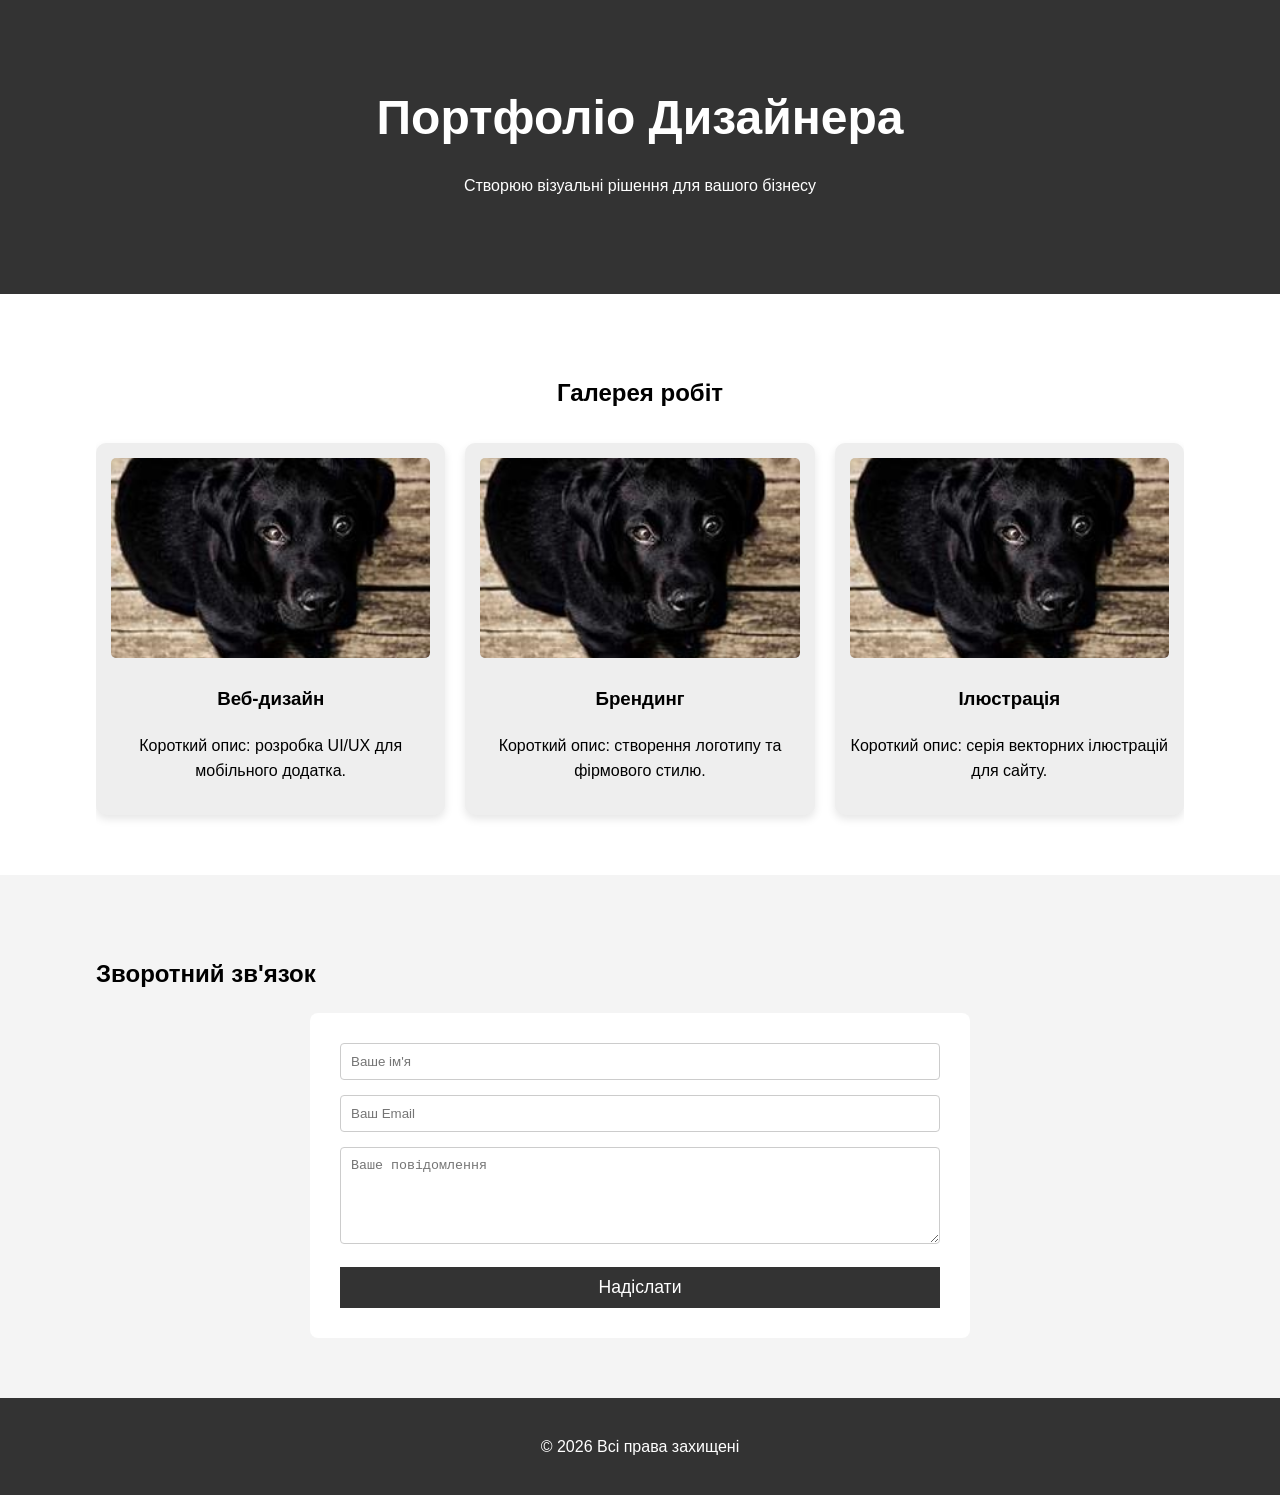
<file: lab2/index.html>
<!DOCTYPE html>
<html lang="uk">
<head>
    <meta charset="UTF-8">
    <meta name="viewport" content="width=device-width, initial-scale=1.0">
    <title>Портфоліо дизайнера</title>
    <link rel="stylesheet" href="css/style.css">
</head>
<body>

    <header id="header">
        <div class="container">
            <h1>Портфоліо Дизайнера</h1>
            <p class="subtitle">Створюю візуальні рішення для вашого бізнесу</p>
        </div>
    </header>

    <section id="gallery">
        <div class="container">
            <h2 class="button_h1 ">Галерея робіт</h2>
            <div class="portfolio-grid">
                <div class="portfolio-item">
                    <img src="img/work1.jpg" alt="Проєкт 1">
                    <h3>Веб-дизайн</h3>
                    <p>Короткий опис: розробка UI/UX для мобільного додатка.</p>
                </div>
                <div class="portfolio-item">
                    <img src="img/work2.jpg" alt="Проєкт 2">
                    <h3>Брендинг</h3>
                    <p>Короткий опис: створення логотипу та фірмового стилю.</p>
                </div>
                <div class="portfolio-item">
                    <img src="img/work3.jpg" alt="Проєкт 3">
                    <h3>Ілюстрація</h3>
                    <p>Короткий опис: серія векторних ілюстрацій для сайту.</p>
                </div>
            </div>
        </div>
    </section>

    <section id="contacts">
        <div class="container">
            <h2>Зворотний зв'язок</h2>
            <form id="contact-form">
                <input type="text" placeholder="Ваше ім'я" required>
                <input type="email" placeholder="Ваш Email" required>
                <textarea placeholder="Ваше повідомлення" rows="5"></textarea>
                <button type="submit" class="btn">Надіслати</button>
            </form>
        </div>
    </section>

    <footer id="footer">
        <p>&copy; 2026 Всі права захищені</p>
    </footer>

</body>
</html>
</file>
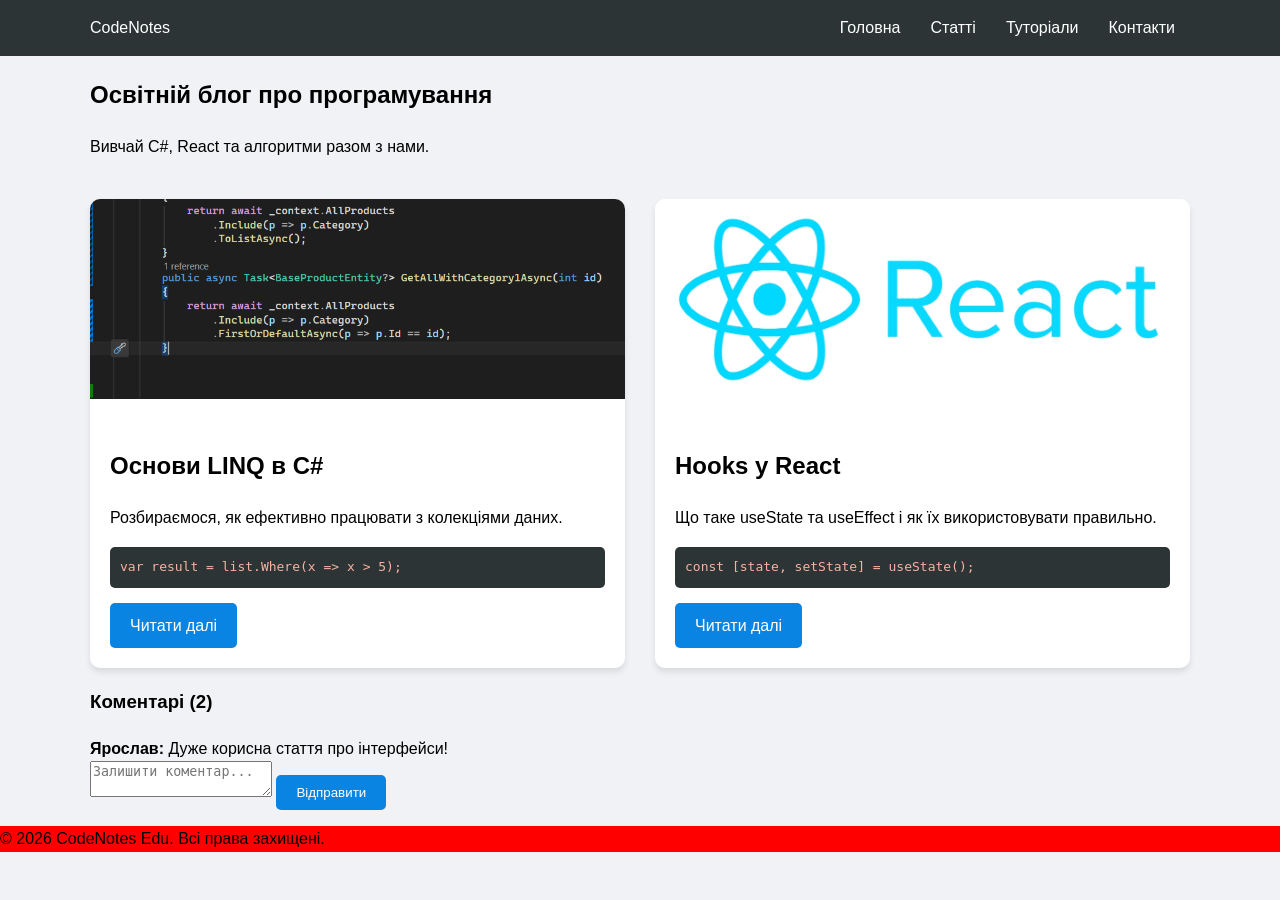
<file: lab3/index.html>
<!DOCTYPE html>
<html lang="uk">
<head>
    <meta charset="UTF-8">
    <meta name="viewport" content="width=device-width, initial-scale=1, shrink-to-fit=no">
    <title>DevBlog — Блог про програмування</title>
    <link rel="stylesheet" href="css/style.css">
</head>
<body>

    <header class="navbar">
        <div class="container">
            <div class="logo">CodeNotes</div>
            <nav>
                <ul class="nav-links">
                    <li><a href="#">Головна</a></li>
                    <li><a href="#">Статті</a></li>
                    <li><a href="#">Туторіали</a></li>
                    <li><a href="#">Контакти</a></li>
                </ul>
            </nav>
        </div>
    </header>

    <main class="container">
        <section class="hero">
            <h1>Освітній блог про програмування</h1>
            <p>Вивчай C#, React та алгоритми разом з нами.</p>
        </section>

        <section class="articles-grid">
            <article class="post-card">
                <img src="img/csharp.png" alt="C# Lesson">
                <div class="post-content">
                    <h2>Основи LINQ в C#</h2>
                    <p>Розбираємося, як ефективно працювати з колекціями даних.</p>
                    <code class="code-snippet">var result = list.Where(x => x > 5);</code>
                    <a href="#" class="btn-read">Читати далі</a>
                </div>
            </article>

            <article class="post-card">
                <img src="img/react.jpeg" alt="React Lesson">
                <div class="post-content">
                    <h2>Hooks у React</h2>
                    <p>Що таке useState та useEffect і як їх використовувати правильно.</p>
                    <code class="code-snippet">const [state, setState] = useState();</code>
                    <a href="#" class="btn-read">Читати далі</a>
                </div>
            </article>
        </section>

        <section class="comments-section">
            <h3>Коментарі (2)</h3>
            <div class="comment">
                <strong>Ярослав:</strong> Дуже корисна стаття про інтерфейси!
            </div>
            <form class="comment-form">
                <textarea placeholder="Залишити коментар..."></textarea>
                <button type="submit" class="btn-read">Відправити</button>
            </form>
        </section>
    </main>

    <footer>
        <p>&copy; 2026 CodeNotes Edu. Всі права захищені.</p>
    </footer>

</body>
</html>
</file>
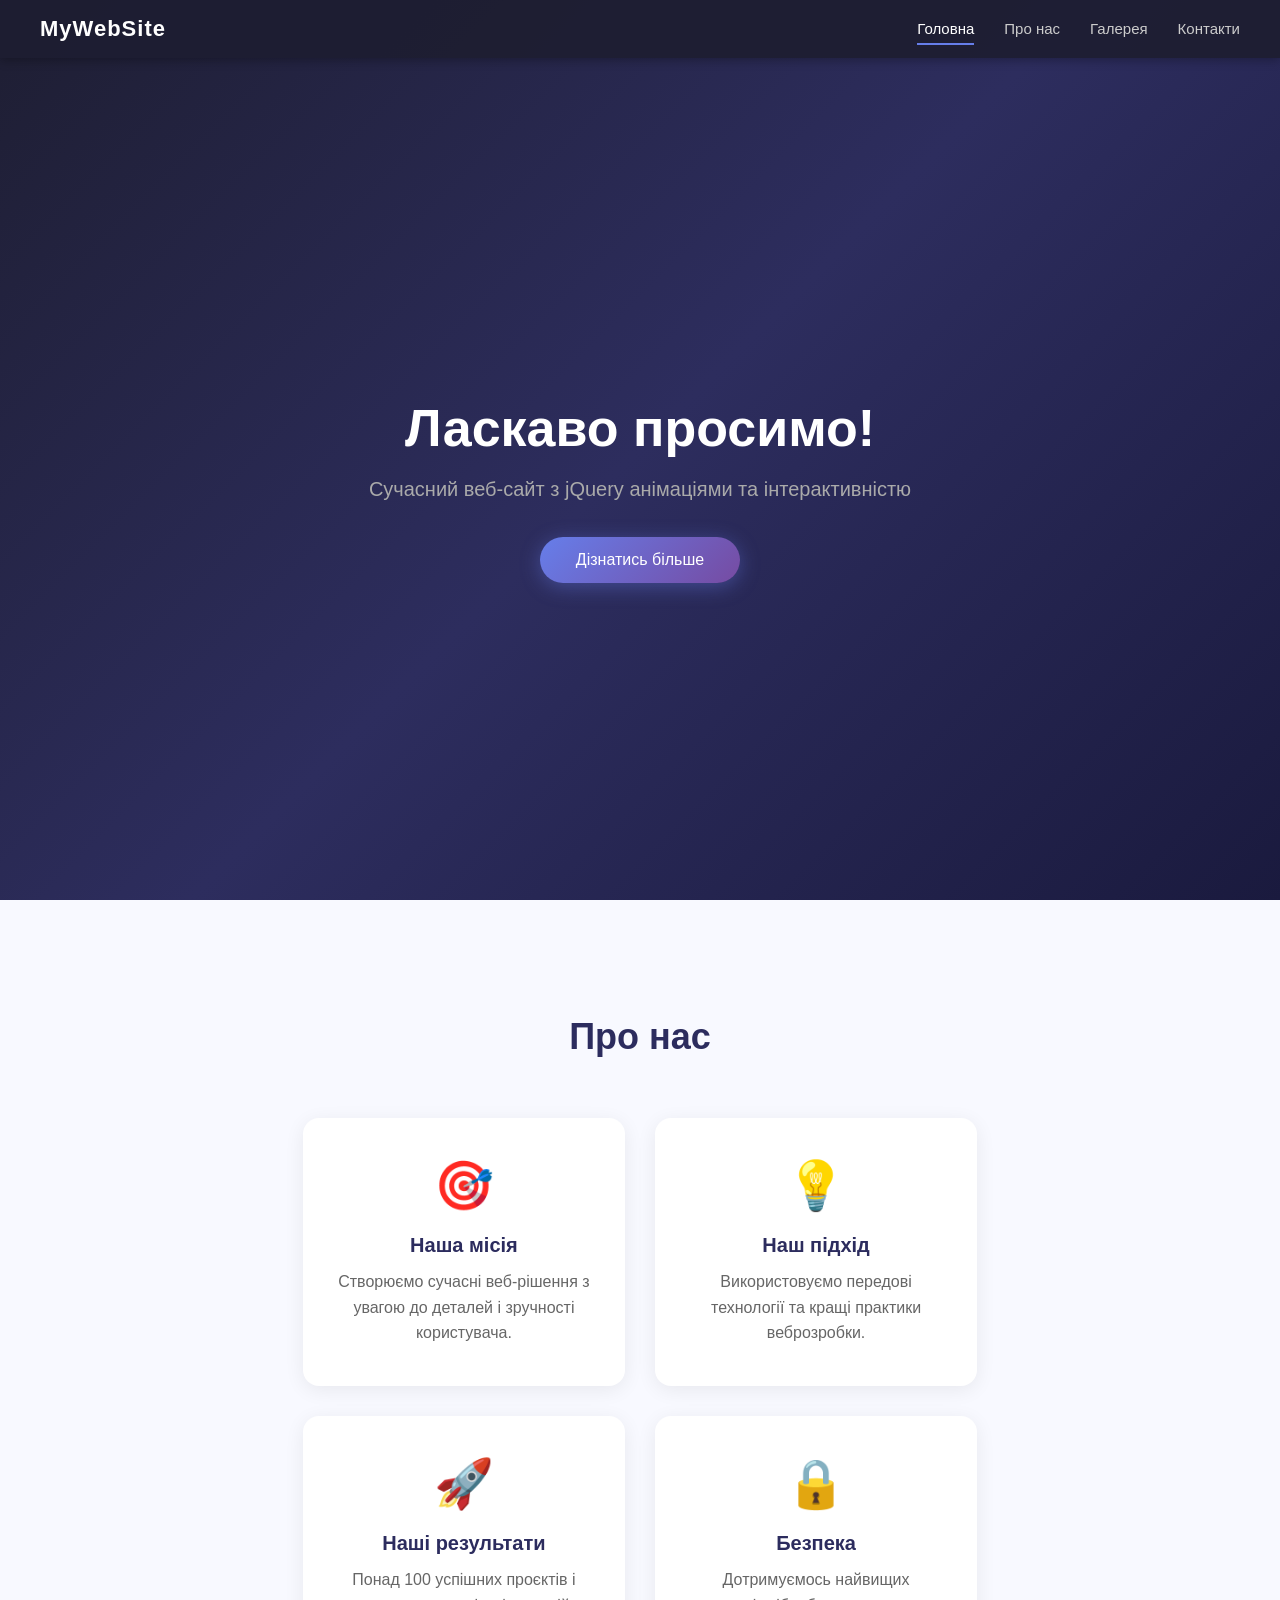
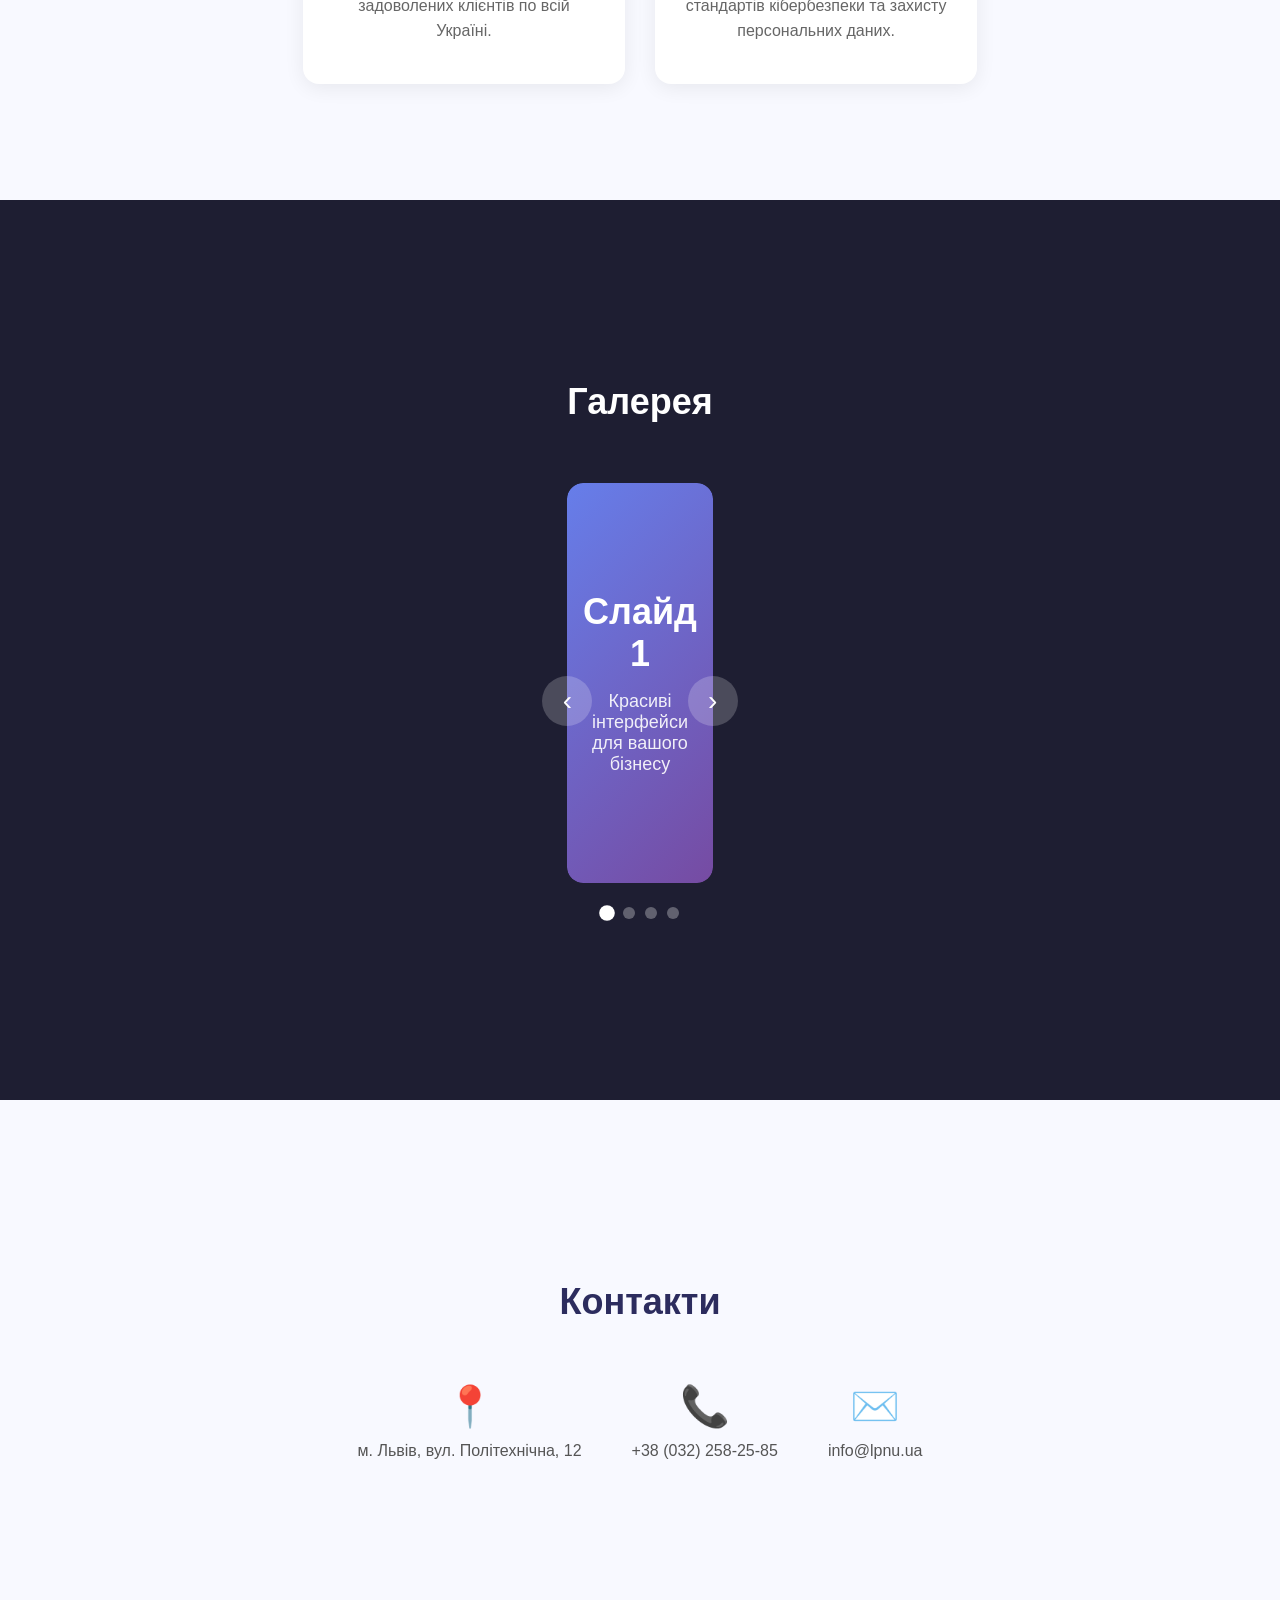
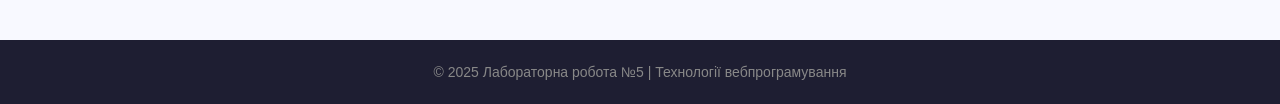
<file: lab5/index.html>
<!DOCTYPE html>
<html lang="uk">
<head>
  <meta charset="UTF-8">
  <meta name="viewport" content="width=device-width, initial-scale=1.0">
  <title>Лабораторна робота №5</title>
  <script src="https://code.jquery.com/jquery-3.6.0.min.js"></script>
  <link rel="stylesheet" href="style.css">
</head>
<body>

  <!-- ====== НАВІГАЦІЯ ====== -->
  <nav id="navbar">
    <div class="nav-logo">MyWebSite</div>

    <!-- Гамбургер кнопка (мобільна) -->
    <button class="hamburger" id="hamburger" aria-label="Меню">
      <span></span>
      <span></span>
      <span></span>
    </button>

    <!-- Пункти меню -->
    <ul class="nav-menu" id="nav-menu">
      <li><a href="#section1" class="nav-link">Головна</a></li>
      <li><a href="#section2" class="nav-link">Про нас</a></li>
      <li><a href="#section3" class="nav-link">Галерея</a></li>
      <li><a href="#section4" class="nav-link">Контакти</a></li>
    </ul>
  </nav>

  <!-- ====== СЕКЦІЯ 1 — Головна (анімація) ====== -->
  <section id="section1">
    <div class="hero-content animate-section">
      <h1 class="animate-item">Ласкаво просимо!</h1>
      <p class="animate-item">Сучасний веб-сайт з jQuery анімаціями та інтерактивністю</p>
      <a href="#section2" class="btn animate-item">Дізнатись більше</a>
    </div>
  </section>

  <!-- ====== СЕКЦІЯ 2 — Про нас (анімація) ====== -->
  <section id="section2">
    <div class="container">
      <h2 class="section-title animate-section">Про нас</h2>
      <div class="cards-grid">
        <div class="card animate-section">
          <div class="card-icon">🎯</div>
          <h3>Наша місія</h3>
          <p>Створюємо сучасні веб-рішення з увагою до деталей і зручності користувача.</p>
        </div>
        <div class="card animate-section">
          <div class="card-icon">💡</div>
          <h3>Наш підхід</h3>
          <p>Використовуємо передові технології та кращі практики веброзробки.</p>
        </div>
        <div class="card animate-section">
          <div class="card-icon">🚀</div>
          <h3>Наші результати</h3>
          <p>Понад 100 успішних проєктів і задоволених клієнтів по всій Україні.</p>
        </div>
        <div class="card animate-section">
          <div class="card-icon">🔒</div>
          <h3>Безпека</h3>
          <p>Дотримуємось найвищих стандартів кібербезпеки та захисту персональних даних.</p>
        </div>
      </div>
    </div>
  </section>

  <!-- ====== СЕКЦІЯ 3 — Слайдер ====== -->
  <section id="section3">
    <div class="container">
      <h2 class="section-title">Галерея</h2>
      <div class="slider-wrapper">
        <div class="slider" id="slider">
          <div class="slide active">
            <div class="slide-inner" style="background: linear-gradient(135deg, #667eea, #764ba2);">
              <h3>Слайд 1</h3>
              <p>Красиві інтерфейси для вашого бізнесу</p>
            </div>
          </div>
          <div class="slide">
            <div class="slide-inner" style="background: linear-gradient(135deg, #f093fb, #f5576c);">
              <h3>Слайд 2</h3>
              <p>Адаптивний дизайн для всіх пристроїв</p>
            </div>
          </div>
          <div class="slide">
            <div class="slide-inner" style="background: linear-gradient(135deg, #4facfe, #00f2fe);">
              <h3>Слайд 3</h3>
              <p>Швидка та безпечна розробка</p>
            </div>
          </div>
          <div class="slide">
            <div class="slide-inner" style="background: linear-gradient(135deg, #43e97b, #38f9d7);">
              <h3>Слайд 4</h3>
              <p>Підтримка та супровід 24/7</p>
            </div>
          </div>
        </div>

        <!-- Кнопки слайдера -->
        <button class="slider-btn prev" id="prevBtn">&#8249;</button>
        <button class="slider-btn next" id="nextBtn">&#8250;</button>

        <!-- Точки навігації -->
        <div class="slider-dots" id="sliderDots"></div>
      </div>
    </div>
  </section>

  <!-- ====== СЕКЦІЯ 4 — Контакти ====== -->
  <section id="section4">
    <div class="container">
      <h2 class="section-title">Контакти</h2>
      <div class="contacts-grid">
        <div class="contact-item">
          <span class="contact-icon">📍</span>
          <p>м. Львів, вул. Політехнічна, 12</p>
        </div>
        <div class="contact-item">
          <span class="contact-icon">📞</span>
          <p>+38 (032) 258-25-85</p>
        </div>
        <div class="contact-item">
          <span class="contact-icon">✉️</span>
          <p>info@lpnu.ua</p>
        </div>
      </div>
    </div>
  </section>

  <footer>
    <p>© 2025 Лабораторна робота №5 | Технології вебпрограмування</p>
  </footer>

  <script src="js/main.js"></script>
</body>
</html>
</file>
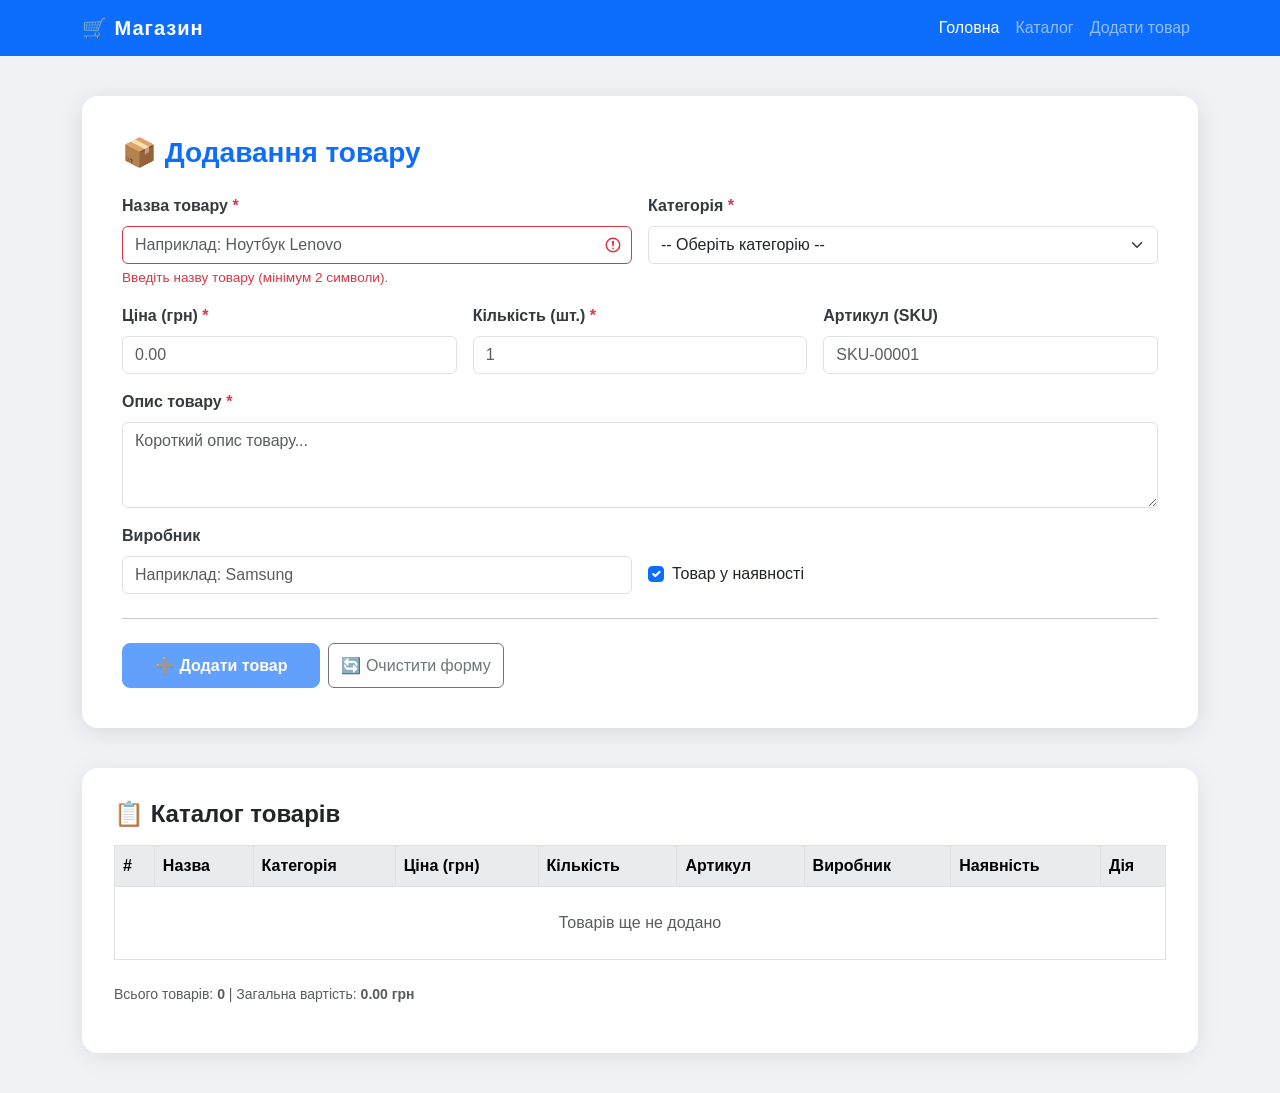
<file: lab6/index.html>
<!DOCTYPE html>
<html lang="uk">
<head>
  <meta charset="UTF-8">
  <meta name="viewport" content="width=device-width, initial-scale=1.0">
  <title>Додавання товару | Магазин</title>
  <link href="https://cdn.jsdelivr.net/npm/bootstrap@5.3.0/dist/css/bootstrap.min.css" rel="stylesheet">
  <style>
    body {
      background-color: #f0f2f5;
      font-family: 'Segoe UI', sans-serif;
    }
    .navbar-brand {
      font-weight: 700;
      letter-spacing: 1px;
    }
    .form-card {
      background: #fff;
      border-radius: 16px;
      box-shadow: 0 4px 24px rgba(0,0,0,0.10);
      padding: 2.5rem;
      margin-top: 2.5rem;
      margin-bottom: 2.5rem;
    }
    .form-label {
      font-weight: 600;
      color: #343a40;
    }
    .form-control:focus, .form-select:focus {
      border-color: #0d6efd;
      box-shadow: 0 0 0 0.2rem rgba(13,110,253,.15);
    }
    .btn-primary {
      padding: 0.6rem 2rem;
      font-weight: 600;
      border-radius: 8px;
    }
    .invalid-feedback {
      font-size: 0.85rem;
    }
    .product-table-section {
      background: #fff;
      border-radius: 16px;
      box-shadow: 0 4px 24px rgba(0,0,0,0.08);
      padding: 2rem;
      margin-bottom: 2.5rem;
    }
    .badge-category {
      font-size: 0.78rem;
      padding: 0.35em 0.7em;
      border-radius: 6px;
    }
    #successAlert {
      display: none;
    }
    .table th {
      background-color: #e9ecef;
    }
  </style>
</head>
<body>

  <!-- Навігаційне меню -->
  <nav class="navbar navbar-expand-lg navbar-dark bg-primary">
    <div class="container">
      <a class="navbar-brand" href="#">🛒 Магазин</a>
      <button class="navbar-toggler" type="button" data-bs-toggle="collapse" data-bs-target="#navbarNav">
        <span class="navbar-toggler-icon"></span>
      </button>
      <div class="collapse navbar-collapse" id="navbarNav">
        <ul class="navbar-nav ms-auto">
          <li class="nav-item"><a class="nav-link active" href="#">Головна</a></li>
          <li class="nav-item"><a class="nav-link" href="#products">Каталог</a></li>
          <li class="nav-item"><a class="nav-link" href="#addForm">Додати товар</a></li>
        </ul>
      </div>
    </div>
  </nav>

  <div class="container">

    <!-- Повідомлення про успіх -->
    <div class="alert alert-success alert-dismissible fade show mt-4" id="successAlert" role="alert">
      <strong>✅ Товар успішно додано!</strong> Перевірте таблицю нижче.
      <button type="button" class="btn-close" data-bs-dismiss="alert"></button>
    </div>

    <!-- Форма додавання товару -->
    <div class="form-card" id="addForm">
      <h3 class="mb-4 text-primary fw-bold">📦 Додавання товару</h3>
      <form id="productForm" novalidate>

        <div class="row g-3">
          <!-- Назва товару -->
          <div class="col-md-6">
            <label for="productName" class="form-label">Назва товару <span class="text-danger">*</span></label>
            <input type="text" class="form-control" id="productName" placeholder="Наприклад: Ноутбук Lenovo" required minlength="2">
            <div class="invalid-feedback">Введіть назву товару (мінімум 2 символи).</div>
          </div>

          <!-- Категорія -->
          <div class="col-md-6">
            <label for="category" class="form-label">Категорія <span class="text-danger">*</span></label>
            <select class="form-select" id="category" required>
              <option value="">-- Оберіть категорію --</option>
              <option value="Електроніка">Електроніка</option>
              <option value="Одяг">Одяг</option>
              <option value="Їжа та напої">Їжа та напої</option>
              <option value="Побутова техніка">Побутова техніка</option>
              <option value="Спорт">Спорт</option>
              <option value="Книги">Книги</option>
              <option value="Інше">Інше</option>
            </select>
            <div class="invalid-feedback">Оберіть категорію товару.</div>
          </div>

          <!-- Ціна -->
          <div class="col-md-4">
            <label for="price" class="form-label">Ціна (грн) <span class="text-danger">*</span></label>
            <input type="number" class="form-control" id="price" placeholder="0.00" min="0.01" step="0.01" required>
            <div class="invalid-feedback">Введіть коректну ціну (більше 0).</div>
          </div>

          <!-- Кількість -->
          <div class="col-md-4">
            <label for="quantity" class="form-label">Кількість (шт.) <span class="text-danger">*</span></label>
            <input type="number" class="form-control" id="quantity" placeholder="1" min="1" required>
            <div class="invalid-feedback">Введіть кількість (мінімум 1).</div>
          </div>

          <!-- Артикул -->
          <div class="col-md-4">
            <label for="sku" class="form-label">Артикул (SKU)</label>
            <input type="text" class="form-control" id="sku" placeholder="SKU-00001" pattern="[A-Za-z0-9\-]{3,20}">
            <div class="invalid-feedback">Артикул: 3–20 символів, лише літери, цифри та дефіс.</div>
          </div>

          <!-- Опис -->
          <div class="col-12">
            <label for="description" class="form-label">Опис товару <span class="text-danger">*</span></label>
            <textarea class="form-control" id="description" rows="3" placeholder="Короткий опис товару..." required minlength="10"></textarea>
            <div class="invalid-feedback">Введіть опис товару (мінімум 10 символів).</div>
          </div>

          <!-- Виробник -->
          <div class="col-md-6">
            <label for="brand" class="form-label">Виробник</label>
            <input type="text" class="form-control" id="brand" placeholder="Наприклад: Samsung">
          </div>

          <!-- Наявність -->
          <div class="col-md-6 d-flex align-items-end">
            <div class="form-check mb-2">
              <input class="form-check-input" type="checkbox" id="inStock" checked>
              <label class="form-check-label" for="inStock">Товар у наявності</label>
            </div>
          </div>
        </div>

        <hr class="my-4">

        <div class="d-flex gap-2 flex-wrap">
          <button type="submit" class="btn btn-primary" id="submitBtn">
            ➕ Додати товар
          </button>
          <button type="reset" class="btn btn-outline-secondary" id="resetBtn">
            🔄 Очистити форму
          </button>
        </div>

        <div id="errorSummary" class="alert alert-danger mt-3" style="display:none;"></div>

      </form>
    </div>

    <!-- Таблиця товарів -->
    <div class="product-table-section" id="products">
      <h4 class="mb-3 text-dark fw-bold">📋 Каталог товарів</h4>
      <div class="table-responsive">
        <table class="table table-bordered table-hover align-middle" id="productTable">
          <thead>
            <tr>
              <th>#</th>
              <th>Назва</th>
              <th>Категорія</th>
              <th>Ціна (грн)</th>
              <th>Кількість</th>
              <th>Артикул</th>
              <th>Виробник</th>
              <th>Наявність</th>
              <th>Дія</th>
            </tr>
          </thead>
          <tbody id="productTableBody">
            <!-- Товари будуть додаватись тут -->
            <tr id="emptyRow">
              <td colspan="9" class="text-center text-muted py-4">Товарів ще не додано</td>
            </tr>
          </tbody>
        </table>
      </div>
      <p class="text-muted small mt-2">Всього товарів: <strong id="totalCount">0</strong> | Загальна вартість: <strong id="totalValue">0.00 грн</strong></p>
    </div>

  </div>

 

  <script src="https://cdn.jsdelivr.net/npm/bootstrap@5.3.0/dist/js/bootstrap.bundle.min.js"></script>
  <script src="js/script.js"></script>
</body>
</html>
</file>
<file: lab2/css/style.css>
/* Загальні стилі */
body {
    font-family: 'Segoe UI', Tahoma, Geneva, Verdana, sans-serif;
    margin: 0;
    padding: 0;
    line-height: 1.6;
    background-color: #f4f4f4;
}

.container {
    width: 85%;
    margin: auto;
    overflow: hidden;
    padding: 20px 0;
}

/* Шапка */
#header {
    background: #333;
    color: #fff;
    text-align: center;
    padding: 60px 0;
}

#header h1 {
    margin: 0;
    font-size: 3rem;
}

/* Галерея */
#gallery {
    padding: 40px 0;
    background: #fff;
}

#gallery h2 {
    text-align: center;
    margin-bottom: 30px;
}

.portfolio-grid {
    display: flex;
    justify-content: space-around;
    flex-wrap: wrap;
    gap: 20px;
}

.portfolio-item {
    flex: 1;
    min-width: 250px;
    max-width: 350px;
    background: #eee;
    padding: 15px;
    border-radius: 10px;
    text-align: center;
    box-shadow: 0 4px 8px rgba(0,0,0,0.1);
}

.portfolio-item img {
    width: 100%;
    height: 200px;
    object-fit: cover;
    border-radius: 5px;
}

/* Форма */
#contacts {
    padding: 40px 0;
}

#contact-form {
    max-width: 600px;
    margin: auto;
    background: #fff;
    padding: 30px;
    border-radius: 8px;
}

#contact-form input, 
#contact-form textarea {
    width: 100%;
    padding: 10px;
    margin-bottom: 15px;
    border: 1px solid #ccc;
    border-radius: 4px;
    box-sizing: border-box; /* Щоб падінги не вилазили за краї */
}

.btn {
    display: block;
    width: 100%;
    padding: 10px;
    background: #333;
    color: #fff;
    border: none;
    cursor: pointer;
    font-size: 1.1rem;
}

.btn:hover {
    background: #555;
}

/* Підвал */
#footer {
    text-align: center;
    padding: 20px;
    background: #333;
    color: #fff;
}

.button_h1:hover{
    color:red;
}
</file>
<file: lab3/css/style.css>
body {
    font-family: 'Segoe UI', sans-serif;
    margin: 0;
    line-height: 1.6;
    background-color: #f0f2f5;
}

.container {
    max-width: 1100px;
    margin: 0 auto;
    padding: 0 20px;
}


.navbar {
    background: #2d3436;
    color: white;
    padding: 15px 0;
}

.navbar .container {
    display: flex;
    justify-content: space-between;
    align-items: center;
}

.nav-links {
    list-style: none;
    display: flex;
    margin: 0;
}


.nav-links a {
    color: white;
    text-decoration: none;
    padding: 10px 15px;
    transition: 0.3s;
}

.nav-links a:hover {
    color: #00d2ff;
    background: rgba(255,255,255,0.1);
    border-radius: 5px;
}

/* Картки статей */
.articles-grid {
    display: grid;
    grid-template-columns: repeat(2, 1fr); 
    gap: 30px;
    margin-top: 40px;
}

.post-card {
    background: white;
    border-radius: 10px;
    overflow: hidden;
    box-shadow: 0 4px 6px rgba(0,0,0,0.1);
}

.post-card img {
    width: 100%;
    height: 200px;
    object-fit: cover;
}

.post-content {
    padding: 20px;
}

.code-snippet {
    display: block;
    background: #2d3436;
    color: #fab1a0;
    padding: 10px;
    border-radius: 5px;
    margin: 15px 0;
}


.btn-read {
    display: inline-block;
    padding: 10px 20px;
    background: #0984e3;
    color: white;
    text-decoration: none;
    border-radius: 5px;
    border: none;
    cursor: pointer;
    transition: background 0.3s ease;
}

.btn-read:hover {
    background: #74b9ff;
    transform: translateY(-2px);
}


@media (max-width: 992px) {
    .container { width: 95%; }
    .hero h1 { font-size: 2rem; }
}


@media (max-width: 768px) {
    .articles-grid {
        grid-template-columns: 1fr; 
    }
    .navbar .container {
        flex-direction: column;
    }
    .nav-links {
        margin-top: 15px;
    }
    footer {
        width: 90%;
    }
}


@media (max-width: 576px) {
    .nav-links a {
        padding: 5px 8px;
        font-size: 14px;
    }
    .post-content h2 {
        font-size: 1.2rem;
    }
    footer {
        width: 85%;
    }
}

footer {
    background-color: red;
}
</file>
<file: lab5/style.css>
/* ===== ЗАГАЛЬНІ СТИЛІ ===== */
* {
  box-sizing: border-box;
  margin: 0;
  padding: 0;
}

html {
  scroll-behavior: auto; /* Плавний скрол керується jQuery */
}

body {
  font-family: Arial, sans-serif;
  color: #333;
}

.container {
  max-width: 1100px;
  margin: 0 auto;
  padding: 0 20px;
}

/* ===== НАВІГАЦІЯ ===== */
#navbar {
  position: fixed;
  top: 0;
  left: 0;
  width: 100%;
  background: rgba(30, 30, 50, 0.95);
  display: flex;
  align-items: center;
  justify-content: space-between;
  padding: 16px 40px;
  z-index: 1000;
  box-shadow: 0 2px 10px rgba(0,0,0,0.3);
}

.nav-logo {
  color: #fff;
  font-size: 22px;
  font-weight: bold;
  letter-spacing: 1px;
}

.nav-menu {
  list-style: none;
  display: flex;
  gap: 30px;
}

.nav-menu a {
  color: #ccc;
  text-decoration: none;
  font-size: 15px;
  transition: color 0.3s;
  padding: 6px 0;
  border-bottom: 2px solid transparent;
}

.nav-menu a:hover,
.nav-menu a.active {
  color: #fff;
  border-bottom-color: #667eea;
}

/* Гамбургер */
.hamburger {
  display: none;
  flex-direction: column;
  gap: 5px;
  background: none;
  border: none;
  cursor: pointer;
  padding: 4px;
}

.hamburger span {
  display: block;
  width: 25px;
  height: 3px;
  background: #fff;
  border-radius: 3px;
  transition: all 0.3s;
}

/* Анімація гамбургера в X */
.hamburger.open span:nth-child(1) {
  transform: translateY(8px) rotate(45deg);
}
.hamburger.open span:nth-child(2) {
  opacity: 0;
}
.hamburger.open span:nth-child(3) {
  transform: translateY(-8px) rotate(-45deg);
}

/* ===== СЕКЦІЯ 1 — HERO ===== */
#section1 {
  min-height: 100vh;
  background: linear-gradient(135deg, #1e1e32 0%, #2d2d5e 50%, #1a1a3e 100%);
  display: flex;
  align-items: center;
  justify-content: center;
  text-align: center;
  padding-top: 80px;
}

.hero-content h1 {
  font-size: 52px;
  color: #fff;
  margin-bottom: 20px;
}

.hero-content p {
  font-size: 20px;
  color: #aaa;
  margin-bottom: 36px;
  max-width: 550px;
}

.btn {
  display: inline-block;
  padding: 14px 36px;
  background: linear-gradient(135deg, #667eea, #764ba2);
  color: #fff;
  text-decoration: none;
  border-radius: 30px;
  font-size: 16px;
  transition: transform 0.2s, box-shadow 0.2s;
  box-shadow: 0 4px 20px rgba(102,126,234,0.4);
}

.btn:hover {
  transform: translateY(-3px);
  box-shadow: 0 8px 30px rgba(102,126,234,0.6);
}

/* ===== ANIMATE ITEMS (початковий стан — невидимі) ===== */
.animate-item {
  opacity: 0;
  transform: translateY(40px);
  transition: opacity 0.7s ease, transform 0.7s ease;
}

.animate-item.visible {
  opacity: 1;
  transform: translateY(0);
}

/* Затримка для кожного елемента */
.animate-item:nth-child(1) { transition-delay: 0s; }
.animate-item:nth-child(2) { transition-delay: 0.15s; }
.animate-item:nth-child(3) { transition-delay: 0.3s; }

.animate-section {
  opacity: 0;
  transform: translateY(50px);
  transition: opacity 0.7s ease, transform 0.7s ease;
}

.animate-section.visible {
  opacity: 1;
  transform: translateY(0);
}

/* ===== СЕКЦІЯ 2 — ПРО НАС ===== */
#section2 {
  min-height: 100vh;
  background: #f8f9ff;
  display: flex;
  align-items: center;
  padding: 100px 0;
}

.section-title {
  text-align: center;
  font-size: 36px;
  color: #2c2c5e;
  margin-bottom: 60px;
}

.cards-grid {
  display: grid;
  grid-template-columns: repeat(auto-fit, minmax(280px, 1fr));
  gap: 30px;
}

.card {
  background: #fff;
  border-radius: 16px;
  padding: 40px 30px;
  text-align: center;
  box-shadow: 0 4px 20px rgba(0,0,0,0.07);
  transition: transform 0.3s, box-shadow 0.3s, opacity 0.7s, translate 0.7s;
}

.card:hover {
  transform: translateY(-8px);
  box-shadow: 0 12px 40px rgba(0,0,0,0.12);
}

.card-icon {
  font-size: 48px;
  margin-bottom: 20px;
}

.card h3 {
  font-size: 20px;
  color: #2c2c5e;
  margin-bottom: 12px;
}

.card p {
  color: #666;
  line-height: 1.6;
}

/* ===== СЕКЦІЯ 3 — СЛАЙДЕР ===== */
#section3 {
  min-height: 100vh;
  background: #1e1e32;
  display: flex;
  align-items: center;
  padding: 100px 0;
}

#section3 .section-title {
  color: #fff;
}

.slider-wrapper {
  position: relative;
  max-width: 800px;
  margin: 0 auto;
}

.slider {
  position: relative;
  height: 400px;        /* фіксована висота — не стрибає */
  border-radius: 16px;
  overflow: hidden;
}

.slide {
  position: absolute;
  inset: 0;
  opacity: 0;
  transition: opacity 0.5s ease;
  pointer-events: none;
}

.slide.active {
  opacity: 1;
  pointer-events: auto;
}

.slide-inner {
  height: 100%;
  display: flex;
  flex-direction: column;
  align-items: center;
  justify-content: center;
  text-align: center;
  color: #fff;
  padding: 40px;
  border-radius: 16px;
}

.slide-inner h3 {
  font-size: 36px;
  margin-bottom: 16px;
}

.slide-inner p {
  font-size: 18px;
  opacity: 0.9;
}

/* Кнопки слайдера */
.slider-btn {
  position: absolute;
  top: 50%;
  transform: translateY(-50%);
  background: rgba(255,255,255,0.2);
  color: #fff;
  border: none;
  width: 50px;
  height: 50px;
  border-radius: 50%;
  font-size: 28px;
  cursor: pointer;
  transition: background 0.3s;
  z-index: 10;
  line-height: 1;
}

.slider-btn:hover {
  background: rgba(255,255,255,0.4);
}

.slider-btn.prev { left: -25px; }
.slider-btn.next { right: -25px; }

/* Точки навігації */
.slider-dots {
  display: flex;
  justify-content: center;
  gap: 10px;
  margin-top: 24px;
}

.dot {
  width: 12px;
  height: 12px;
  border-radius: 50%;
  background: rgba(255,255,255,0.3);
  cursor: pointer;
  transition: background 0.3s, transform 0.3s;
  border: none;
}

.dot.active {
  background: #fff;
  transform: scale(1.3);
}

/* ===== СЕКЦІЯ 4 — КОНТАКТИ ===== */
#section4 {
  min-height: 60vh;
  background: #f8f9ff;
  display: flex;
  align-items: center;
  padding: 100px 0;
}

.contacts-grid {
  display: flex;
  justify-content: center;
  gap: 50px;
  flex-wrap: wrap;
}

.contact-item {
  text-align: center;
}

.contact-icon {
  font-size: 40px;
  display: block;
  margin-bottom: 12px;
}

.contact-item p {
  color: #555;
  font-size: 16px;
}

/* ===== FOOTER ===== */
footer {
  background: #1e1e32;
  color: #888;
  text-align: center;
  padding: 24px;
  font-size: 14px;
}

/* ===== МОБІЛЬНА АДАПТАЦІЯ ===== */
@media (max-width: 768px) {
  .hamburger {
    display: flex;
  }

  .nav-menu {
    display: none;
    position: absolute;
    top: 100%;
    left: 0;
    width: 100%;
    background: rgba(30, 30, 50, 0.98);
    flex-direction: column;
    gap: 0;
    padding: 10px 0;
  }

  .nav-menu.open {
    display: flex;
  }

  .nav-menu li a {
    display: block;
    padding: 14px 40px;
  }

  #navbar {
    padding: 16px 24px;
  }

  .hero-content h1 {
    font-size: 34px;
  }

  .slider-btn.prev { left: 5px; }
  .slider-btn.next { right: 5px; }
}
</file>
